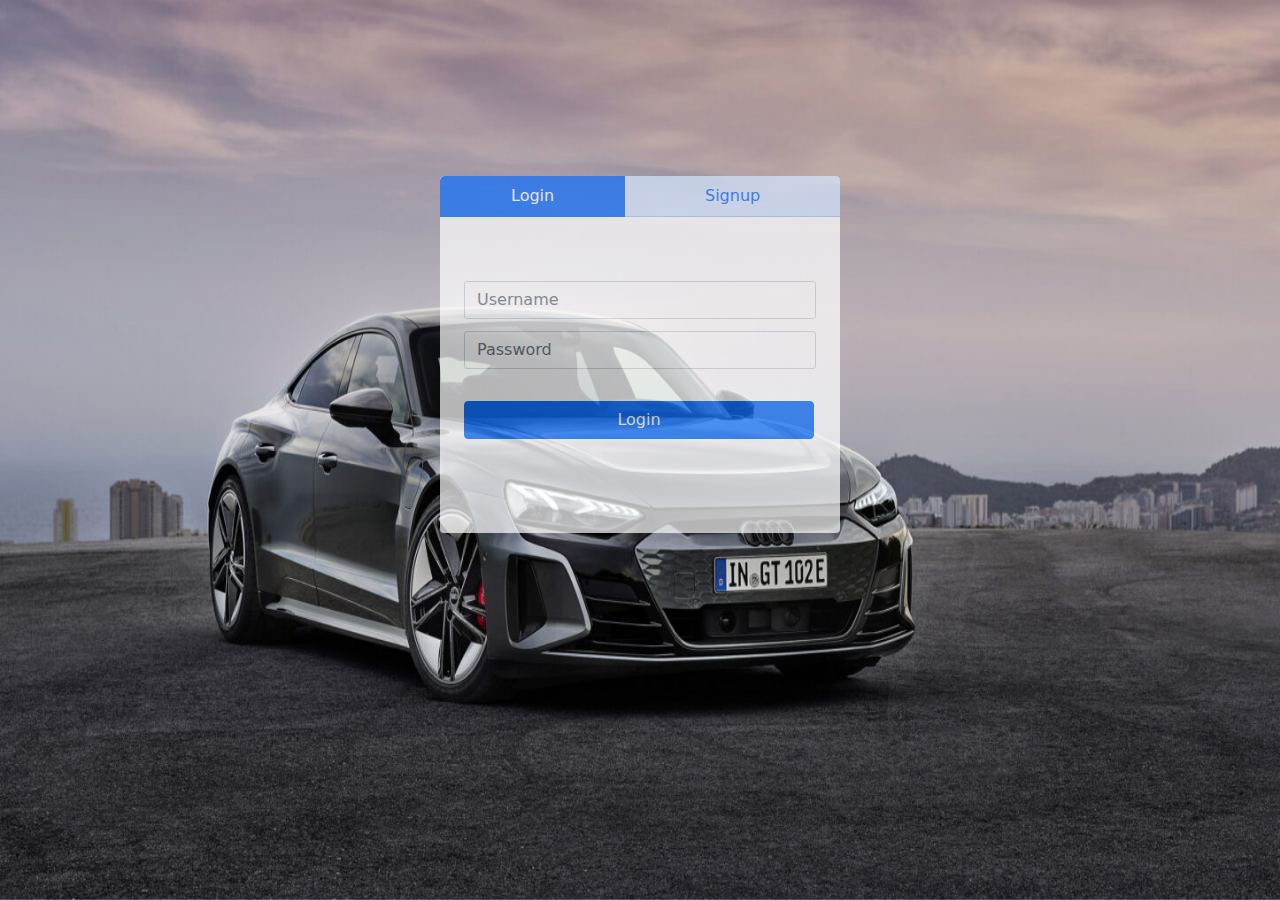
<file: web/login.html>
<!doctype html>
<html lang="en">

<head>
    <!-- Required meta tags -->
    <meta charset="utf-8">
    <meta name="viewport" content="width=device-width, initial-scale=1">

    <script src="../web/js/login.js"></script>
    <!-- <script src="../web/js/jquery-1.11.1.min.js"></script> -->
    <script src="../web/js/jquery.min.js"></script>
    <script src="../web/js/jquery.form.min.js"></script>

    <link href="../web/css/bootstrap.min.css" rel="stylesheet">

    <!-- css  -->
    <link rel="stylesheet" href="../web/css/login.css">
    <title>GoProject</title>

</head>

<body>
    <div id="carouselExampleSlidesOnly" class="carousel slide" data-bs-interval="3000" data-bs-ride="carousel">
        <div class="carousel-inner">
            <div class="carousel-item item active imgbox">
                <img class="d-block item w-100" src="../web/images/bg-new1.jpg" alt="First slide">
            </div>
            <div class="carousel-item item imgbox">
                <img class="d-block w-100" src="../web/images/bg-new2.jpg" alt=" Second slide">
            </div>
            <div class="carousel-item item imgbox">
                <img class="d-block w-100" src="../web/images/bg-new3.jpg" alt="Third slide">
            </div>
        </div>
    </div>


    <div class="d-flex justify-content-center align-items-center mt-5">
        <div class="card">
            <ul class="nav nav-pills mb-3" id="pills-tab" role="tablist">
                <li class="nav-item text-center"> <a class="nav-link active btl" onclick="login()" id="pills-home-tab" data-toggle="pill" href="#pills-home" role="tab" aria-controls="pills-home" aria-selected="true">Login</a> </li>
                <li class="nav-item text-center"> <a class="nav-link btr" onclick="signup()" id="pills-profile-tab" data-toggle="pill" href="#pills-profile" role="tab" aria-controls="pills-profile" aria-selected="false">Signup</a> </li>
            </ul>
            <div class="tab-content" id="pills-tabContent">
                <div class="tab-pane fade show active" id="pills-home" role="tabpanel" aria-labelledby="pills-home-tab">
                    <div class="form px-4 pt-5">

                        <form id="loginForm" action="javascript:fnSubmitLogin()" method="post">

                            <input type="text" name="username" class="form-control" placeholder="Username">

                            <input type="password" name="password" class="form-control" placeholder="Password">

                            <button type="submit" onclick="fnSubmitLogin()" class="btn btn-dark btn-block">Login</button>
                        </form>
                    </div>
                </div>
                <div class="tab-pane fade" id="pills-profile" role="tabpanel" aria-labelledby="pills-profile-tab">

                    <form id="signUpForm" action="javascript:fnSubmitSignUp()" method="post">
                        <div class="form px-4">

                            <input type="text" name="regi_username" class="form-control" placeholder="username">

                            <input type="text" name="regi_name" class="form-control" placeholder="Name">

                            <input type="password" name="regi_password" class="form-control" placeholder="password">

                            <!-- <input type="text " name=" " class="form-control " placeholder="Password "> -->

                            <button id="btnsubmit" onclick="fnSubmitSignUp()" class="btn btn-dark btn-block">Signup</button>
                        </div>

                    </form>

                </div>

            </div>
        </div>
    </div>


    <!-- Option 1: Bootstrap Bundle with Popper -->
    <script src="../web/js/bootstrap.bundle.min.js"></script>

</body>

</html>
</file>
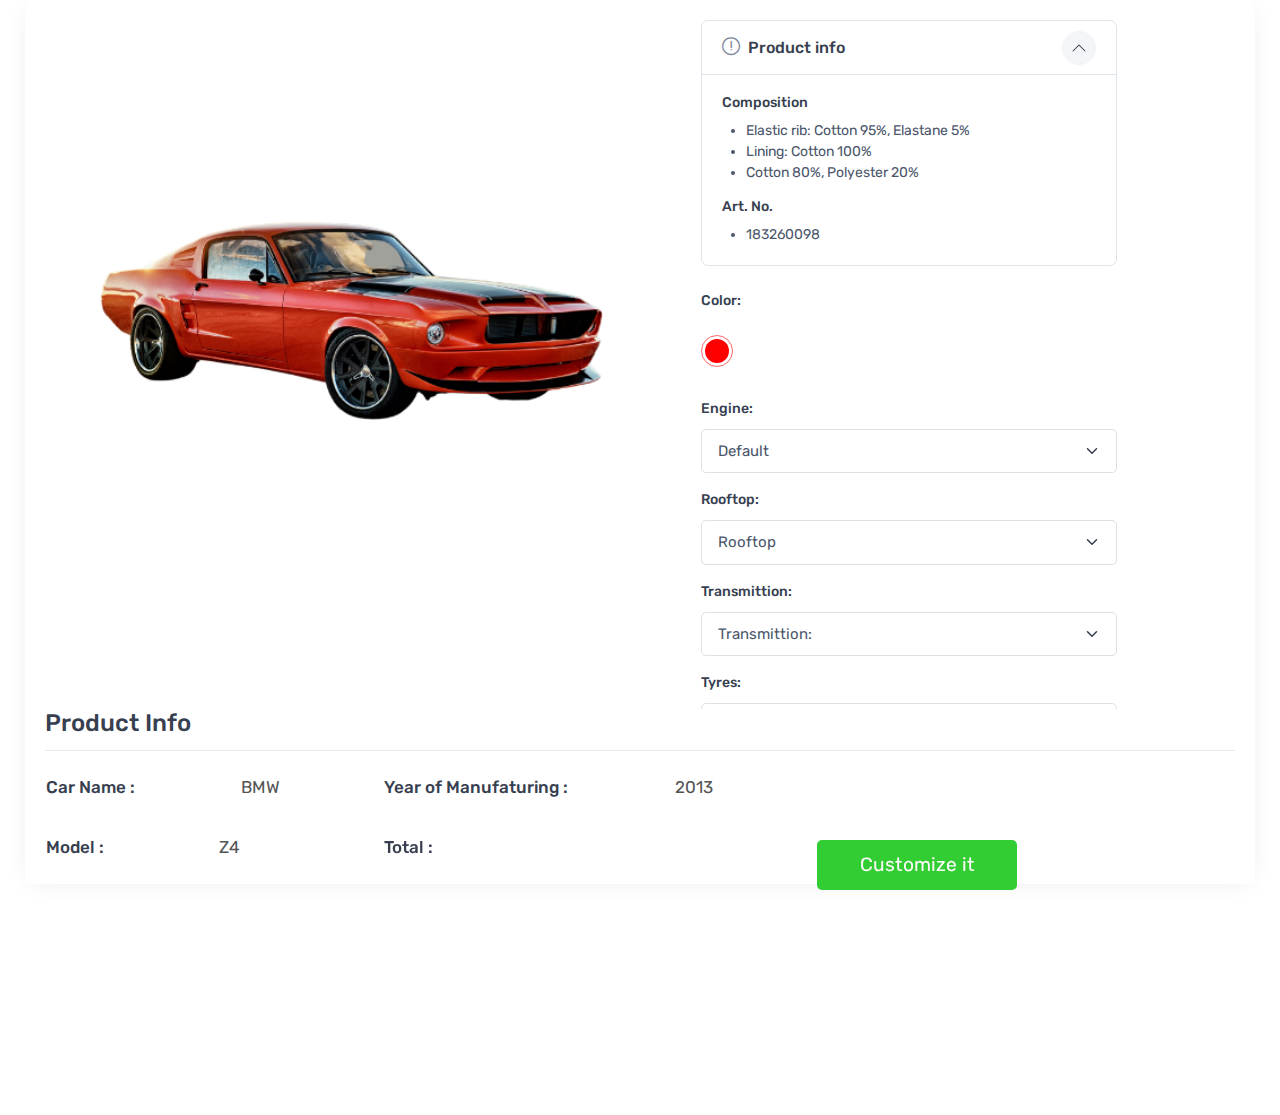
<file: web/vehicle_details copy.html>
<!DOCTYPE html>
<html lang="en">


<meta http-equiv="content-type" content="text/html;charset=utf-8" />

<head>
    <meta charset="utf-8">
    <title>Index</title>

    <script>
        var data = '{{.}}';
    </script>

    <script src="../web/js/jquery.min.js"></script>
    <script src="../web/js/vehicle_details.js"></script>

    <meta name="keywords" content="*">


    <meta name="viewport" content="width=device-width, initial-scale=1">
    <meta name="msapplication-TileColor" content="#ffffff">
    <meta name="theme-color" content="#ffffff">

    <link rel="stylesheet" media="screen" href="../web/css/theme.min.css">
    <link rel="stylesheet" media="screen" href="../web/css/vehicle_details.css">


</head>
<!-- Body-->

<body class="handheld-toolbar-enabled">

    <div id="includedContent"></div>
    <!-- code for car customization -->
    <div class="container">
        <div class="bg-light shadow-lg rounded-3 px-4 py-3 mb-5">
            <div class="px-lg-3">
                <div class="row">

                    <!-- Product gallery-->
                    <div class="col-lg-6 pe-lg-0 pt-lg-1">
                        <div class="product-gallery">


                            <div class="product-gallery-preview order-sm-2">
                                <div class="product-gallery-preview-item active" id="first">
                                    <img src="../web/images/default_car.jpg" alt="Product image" style="cursor: pointer;">
                                </div>
                            </div>

                        </div>
                    </div>

                    <!-- Car details-->

                    <div class="col-lg-5 pt-4 pt-lg-0">
                        <div class="product-details ms-auto pb-3">

                            <!-- Product panels-->
                            <div class="accordion mb-4" id="productPanels">
                                <div class="accordion-item">
                                    <h3 class="accordion-header"><a class="accordion-button" href="#productInfo" role="button" data-bs-toggle="collapse" aria-expanded="true" aria-controls="productInfo"><i
                        class="ci-announcement text-muted fs-lg align-middle mt-n1 me-2"></i>Product info</a></h3>
                                    <div class="accordion-collapse collapse show" id="productInfo" data-bs-parent="#productPanels">
                                        <div class="accordion-body">
                                            <h6 class="fs-sm mb-2">Composition</h6>
                                            <ul class="fs-sm ps-4">
                                                <li>Elastic rib: Cotton 95%, Elastane 5%</li>
                                                <li>Lining: Cotton 100%</li>
                                                <li>Cotton 80%, Polyester 20%</li>
                                            </ul>
                                            <h6 class="fs-sm mb-2">Art. No.</h6>
                                            <ul class="fs-sm ps-4 mb-0">
                                                <li>183260098</li>
                                            </ul>
                                        </div>
                                    </div>
                                </div>
                            </div>
                            <div class="fs-sm mb-4"><span class="text-heading fw-medium me-1">Color:</span></div>

                            <!-- color -->

                            <div class="position-relative me-n4 mb-3">
                                <div class="form-check form-option form-check-inline mb-2">
                                    <input class="form-check-input" type="radio" name="color" id="color1" data-bs-label="colorOption" value="Red/Dark blue/White" checked>
                                    <label class="form-option-label rounded-circle" for="color1"><span
                      class="form-option-color rounded-circle"
                      style="background-color: red;"></span></label>
                                </div>
                                <!-- <div class="form-check form-option form-check-inline mb-2">
                                    <input class="form-check-input" type="radio" name="color" id="color2" data-bs-label="colorOption" value="Beige/White/Dark grey">
                                    <label class="form-option-label rounded-circle" for="color2"><span
                      class="form-option-color rounded-circle"
                      style="background-color: blue;"></span></label>
                                </div>
                                <div class="form-check form-option form-check-inline mb-2">
                                    <input class="form-check-input" type="radio" name="color" id="color3" data-bs-label="colorOption" value="Dark grey/White/Orange">
                                    <label class="form-option-label rounded-circle" for="color3"><span
                      class="form-option-color rounded-circle"
                      style="background-color: black"></span></label>
                                </div> -->

                            </div>
                            <form class="mb-grid-gutter" method="post">
                                <div class="mb-3">
                                    <div class="d-flex justify-content-between align-items-center pb-1">
                                        <label class="form-label" for="product-size">Engine:</label>
                                    </div>
                                    <select class="form-select" required id="product-size">
                    <option value="default">Default</option>
                    <option value=""></option>
                    <option value=""></option>
                    <option value=""></option>
                    <option value=""></option>
                    <option value=""></option>
                  </select>
                                </div>
                                <div class="mb-3">
                                    <div class="d-flex justify-content-between align-items-center pb-1">
                                        <label class="form-label" for="product-size">Rooftop:</label>
                                    </div>
                                    <select class="form-select" required id="product-size">
                    <option value="">Rooftop</option>
                    <option value="xs">XS</option>
                    <option value="s">S</option>
                    <option value="m">M</option>
                    <option value="l">L</option>
                    <option value="xl">XL</option>
                  </select>
                                </div>
                                <div class="mb-3">
                                    <div class="d-flex justify-content-between align-items-center pb-1">
                                        <label class="form-label" for="product-size">Transmittion:</label>
                                    </div>
                                    <select class="form-select" required id="product-size">
                    <option value="">Transmittion:</option>
                    <option value="Automatic">Automatic</option>
                    <option value="Manual">Manual</option>
                    
                  </select>
                                </div>
                                <div class="mb-3">
                                    <div class="d-flex justify-content-between align-items-center pb-1">
                                        <label class="form-label" for="product-size">Tyres:</label>
                                    </div>
                                    <select class="form-select" required id="product-size">
                    <option value="">Tyres</option>
                    <option value="xs">XS</option>
                    <option value="s">S</option>
                    <option value="m">M</option>
                    <option value="l">L</option>
                    <option value="xl">XL</option>
                  </select>
                                </div>
                                <div class="mb-3">
                                    <div class="d-flex justify-content-between align-items-center pb-1">
                                        <label class="form-label" for="product-size">Accessories:</label>
                                    </div>
                                    <!-- <select class="form-select" required id="product-size">
                    <option value="">Accessories</option>
                    <option value="xs">XS</option>
                    <option value="s">S</option>
                    <option value="m">M</option>
                    <option value="l">L</option>
                    <option value="xl">XL</option>
                  </select> -->
                                    <div class="form-check">
                                        <input class="form-check-input" type="checkbox" value="" data-id="" name="accessories">
                                        <label class="form-check-label" for="accessories">
                                            Default checkbox
                                        </label>
                                    </div>
                                </div>
                                <!-- <div class="mb-3 d-flex align-items-center">
                                    <button class="btn btn-primary btn-shadow d-block w-100" type="submit">
                    <i class="ci-cart fs-lg me-2"></i>Built It</button>
                                </div> -->
                            </form>


                        </div>


                    </div>
                </div>
            </div>
        </div>

        <!-- Product total -->
        <div class="container_details">
            <h4>Product Info</h4>
            <hr>
            </br>
            <table id="form-inline">
                <tr>
                    <td>
                        <h6 id="lable">Car Name :

                            <input id="textbox" type="text" value="BMW" name="color" disabled></h6>
                        &nbsp;&nbsp;&nbsp;&nbsp;&nbsp;&nbsp;&nbsp;&nbsp;
                    </td>


                    <td>
                        <h6 id="lable"> Year of Manufaturing :

                            <input id="textbox" type="text" value="2013" name="color" disabled></h6>
                        &nbsp;&nbsp;&nbsp;&nbsp;&nbsp;&nbsp;&nbsp;&nbsp;
                    </td>
                </tr>

                <tr>
                    <td>
                        <h6 id="lable">Model :

                            <input id="textbox" type="text" value="Z4" name="model" disabled></h6>
                        &nbsp;&nbsp;&nbsp;&nbsp;&nbsp;&nbsp;&nbsp;&nbsp;
                    </td>

                    <td>
                        <h6 id="lable">Total :
                            <input id="textbox" type="text" value="" name="total" disaabled></h6>
                        &nbsp;&nbsp;&nbsp;&nbsp;&nbsp;&nbsp;&nbsp;&nbsp;
                    </td>

                    <td>
                        <button id="btn_cust">Customize it</button>
                    </td>
                </tr>


            </table>

        </div>


    </div>



    <!-- <script src="vendor/bootstrap/dist/js/bootstrap.bundle.min.js"></script> -->
    <script src="../web/js/bootstrap.bundle.min.js"></script>

</body>



</html>
</file>
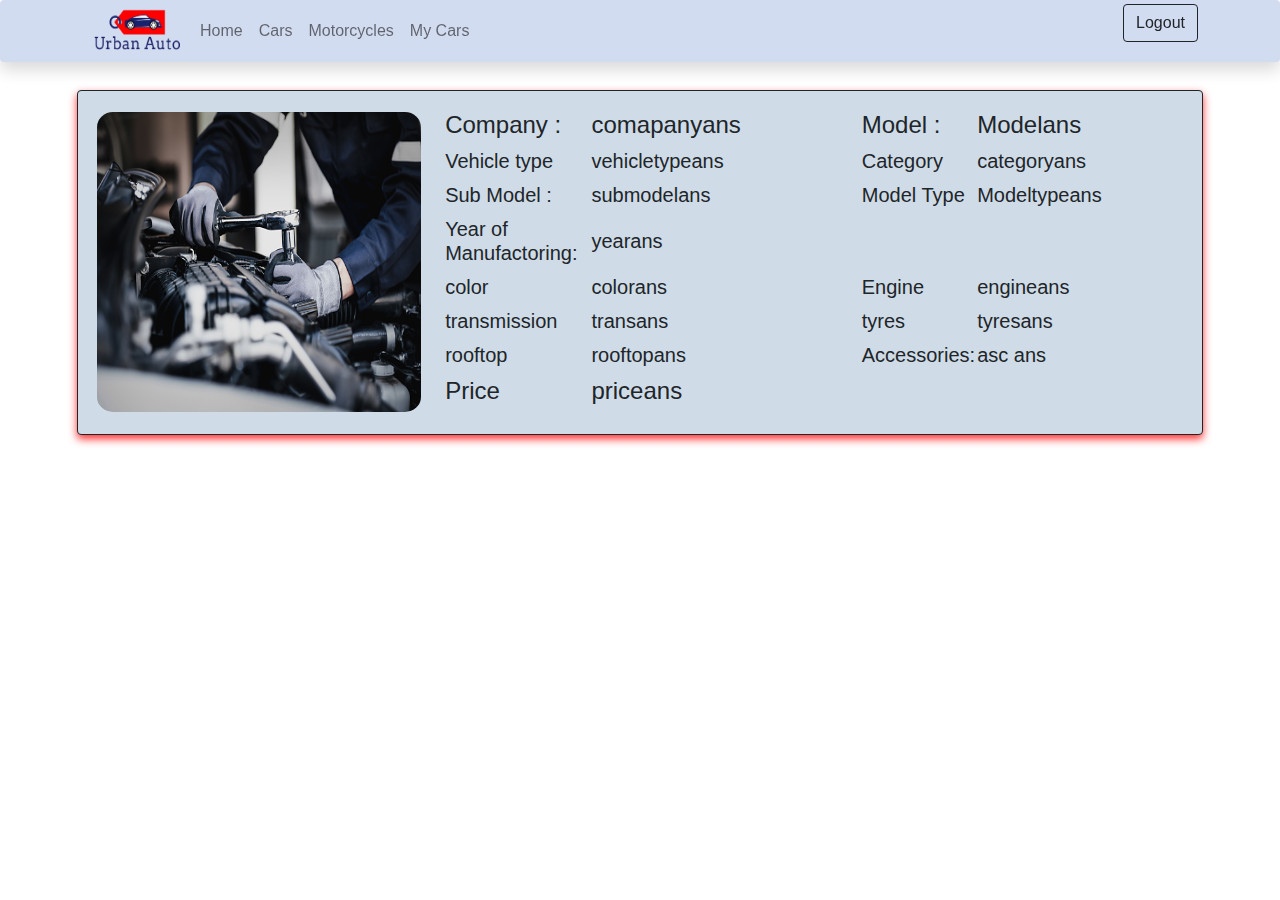
<file: web/vehicles.html>
<head>
    <!-- Required meta tags -->
    <meta charset="utf-8">
    <meta name="viewport" content="width=device-width, initial-scale=1">

    <script src="../web/js/jquery-1.11.1.min.js"></script>
    <script src="../web/js/vehicles.js"></script>

    <link href="../web/css/bootstrap.min.css" rel="stylesheet">

    <!-- css  -->
    <link rel="stylesheet" href="../web/css/vehicles.css">

    <title>vehicles</title>

</head>

<body>
    <!-- code for navbar ----------------------------------->
    <div id="includedContent"></div>

    <!-- code for cards  -->

    <div class="container">
        <div class="row">
            <div class="column card card-body border-dark mb-3 ">
                <table>
                    <tr>
                        <td>
                            <img class="img-container" src="../web/images/home1.jpg" alt="Card image">
                        </td>
                        <td class="info-container">
                            <table>
                                <tr>
                                    <td class="tdinfo-leftcell">
                                        <strong>
                                            <h4>Company : </h4>
                                        </strong>
                                    </td>
                                    <td class="tdinfo-leftcellans">
                                        <strong>
                                            <h4 class="comapany">comapanyans</h4>
                                        </strong>
                                    </td>
                                    <td class="tdinfo-rightcell">
                                        <strong>
                                            <h4>Model : </h4>
                                        </strong>
                                    </td>
                                    <td class="tdinfo-rightcellans">
                                        <strong>
                                            <h4 class="model">Modelans </h4>
                                        </strong>
                                    </td>
                                </tr>
                                <tr>
                                    <td class="tdinfo-leftcell">
                                        <h5>Vehicle type </h5>
                                    </td>
                                    <td class="tdinfo-leftcellans">
                                        <h5 class="vehicleType">vehicletypeans</h5>
                                    </td>
                                    <td class="tdinfo-rightcell">
                                        <h5>Category </h5>
                                    </td>
                                    <td class="tdinfo-rightcellans">
                                        <h5 class="category">categoryans </h5>
                                    </td>
                                </tr>
                                <tr>
                                    <td class="tdinfo-leftcell">
                                        <h5>Sub Model : </h5>

                                    </td>
                                    <td class="tdinfo-leftcellans">
                                        <h5 class="subModel">submodelans</h5>
                                    </td>
                                    <td class="tdinfo-rightcell">
                                        <h5>Model Type </h5>
                                    </td>
                                    <td class="tdinfo-rightcellans">
                                        <h5 class="modelType">Modeltypeans</h5>
                                    </td>
                                </tr>
                                <tr>
                                    <td class="tdinfo-leftcell">
                                        <h5>Year of Manufactoring: </h5>
                                    </td>
                                    <td class="tdinfo-leftcellans">
                                        <h5 class="year">yearans</h5>
                                    </td>
                                </tr>
                                <tr>
                                    <td class="tdinfo-leftcell">
                                        <h5>color</h5>
                                    </td>
                                    <td class="tdinfo-leftcellans">
                                        <h5 class="color">colorans</h5>
                                    </td>
                                    <td class="tdinfo-rightcell">
                                        <h5>Engine</h5>
                                    </td>
                                    <td class="tdinfo-rightcellans">
                                        <h5 class="engine">engineans</h5>
                                    </td>
                                </tr>
                                <tr>
                                    <td class="tdinfo-leftcell">
                                        <h5>transmission</h5>
                                    </td>
                                    <td class="tdinfo-leftcellans">
                                        <h5 class="transmission">transans</h5>
                                    </td>
                                    <td class="tdinfo-rightcell">
                                        <h5>tyres</h5>
                                    </td>
                                    <td class="tdinfo-rightcellans">
                                        <h5 class="tyres">tyresans</h5>
                                    </td>
                                </tr>
                                <tr>
                                    <td class="tdinfo-leftcell">
                                        <h5>rooftop</h5>
                                    </td>
                                    <td class="tdinfo-leftcellans">
                                        <h5 class="rooftop">rooftopans</h5>
                                    </td>
                                    <td class="tdinfo-rightcell">
                                        <h5>Accessories: </h5>
                                    </td>
                                    <td class="tdinfo-rightcellans">
                                        <h5 class="accessories">asc ans</h5>
                                    </td>
                                </tr>
                                <tr>
                                    <td class="tdinfo-leftcell">
                                        <strong>
                                            <h4>Price</h4>
                                        </strong>
                                    </td>
                                    <td class="tdinfo-leftcellans">
                                        <strong>
                                            <h4 class="price">priceans</h4>
                                        </strong>
                                    </td>
                                </tr>
                            </table>
                        </td>
                    </tr>
                </table>
            </div>
        </div>
    </div>
    <!-- Option 1: Bootstrap Bundle with Popper -->
    <script src="../web/js/bootstrap.bundle.min.js "></script>

</body>

</html>
</file>
<file: web/css/login.css>
/* .imgbox {
     position: fixed;
    max-width: 100%;
    max-height: 100%; 
} */

.carousel {
    z-index: -99;
}


/* keeps this behind all content */

.carousel .item {
    position: fixed;
    width: 100%;
    height: 100%;
    -webkit-transition: opacity 1s;
    -moz-transition: opacity 1s;
    -ms-transition: opacity 1s;
    -o-transition: opacity 1s;
    transition: opacity 1s;
}


/* .carousel .one {
    background: url(../../web/images/login1.jpg);
    background-size: cover;
    -moz-background-size: cover;
}

.carousel .two {
    background: url(../../web/images/login1.jpg);
    background-size: cover;
    -moz-background-size: cover;
}

.carousel .three {
    background: url(../../web/images/login1.jpg);
    background-size: cover;
    -moz-background-size: cover;
}

.carousel .active.left {
    left: 0;
    opacity: 0;
    z-index: 2;
} */


/* ---------------------------------------------- */

.card {
    margin-top: 10%;
    width: 400px;
    border: none;
    opacity: 0.7;
}

.btr {
    border-top-right-radius: 5px !important
}

.btl {
    border-top-left-radius: 5px !important
}

.btn-dark {
    color: #fff;
    background-color: #0d6efd;
    border-color: #0d6efd
}

.btn-dark:hover {
    color: #fff;
    background-color: #0d6efd;
    border-color: #0d6efd
}

.nav-pills {
    display: table !important;
    width: 100%
}

.nav-pills .nav-link {
    border-radius: 0px;
    border-bottom: 1px solid #0d6efd40
}

.nav-item {
    display: table-cell;
    background: #0d6efd2e
}

.form {
    padding: 10px;
    height: 300px;
}

.form input {
    margin-bottom: 12px;
    border-radius: 3px
}

.form input:focus {
    box-shadow: none
}

.form button {
    margin-top: 20px;
    width: 350px;
}

.input-transparent {
    background-color: transparent;
    border: none;
}
</file>
<file: web/css/vehicle_details.css>
.container_details {
    justify-content: baseline;
    border: 2px solid rgb(red, green, blue);
    background-color: white;
    padding: 0px 20px 20px 20px;
    position: sticky;
    bottom: 1rem;
    align-self: flex-end;
    z-index: 1000;
    height: 175px;
}

input {
    border: none;
    background-color: transparent;
    resize: none;
    outline: none;
    justify-items: center;
    justify-content: center;
}

td button {
    border-radius: 5px;
    width: 200px;
    border: none;
    color: snow;
    background-color: limegreen;
    height: 50px;
    font-size: larger;
}
</file>
<file: web/css/vehicles.css>
.dpcontainer {
    padding-left: 15%;
    display: flex;
    flex-direction: row;
}

* {
    box-sizing: border-box;
}

body {
    padding-top: 7%;
    font-family: Arial, Helvetica, sans-serif;
}

.column {
    float: left;
    width: 25%;
    padding: 10px;
}


/* Remove extra left and right margins, due to padding */

.row {
    margin: 0 -5px;
}


/* Clear floats after the columns */

.row:after {
    content: "";
    display: table;
    clear: both;
}


/* Responsive columns */

@media screen and (max-width: 600px) {
    .column {
        width: 100%;
        display: block;
        margin-bottom: 20px;
    }
}


/* Style the counter cards */

.card {
    box-shadow: 0 4px 8px 0 rgba(255, 0, 0, 0.815);
    /* this adds the "card" effect */
    padding: 18px;
    text-align: center;
    background-color: #cfdce7;
    width: 80rem;
    /* border-radius: 5%; */
    /* height: fit-content; */
    min-height: 300px;
    max-height: fit-content;
}


/* .img {
    height: 100%;
    max-width: 40%;
    border-radius: 10%;
} */


/* .tablerow {
    margin-left: 60%;
} */

.img-container {
    width: 100%;
    height: 300px;
    float: left;
    border-radius: 5%;
}

.info-container {
    vertical-align: top;
    text-align: left;
    padding-left: 2%;
    width: 70%;
    height: 250px;
}

.tdinfo-leftcell {
    padding-right: 5px;
    width: 20%;
}

.tdinfo-leftcellans {
    padding-right: 5px;
    width: 30%;
}

.tdinfo-rightcell {
    padding-left: 60px;
    width: 20%;
}

.tdinfo-rightcellans {
    width: 30%;
}
</file>
